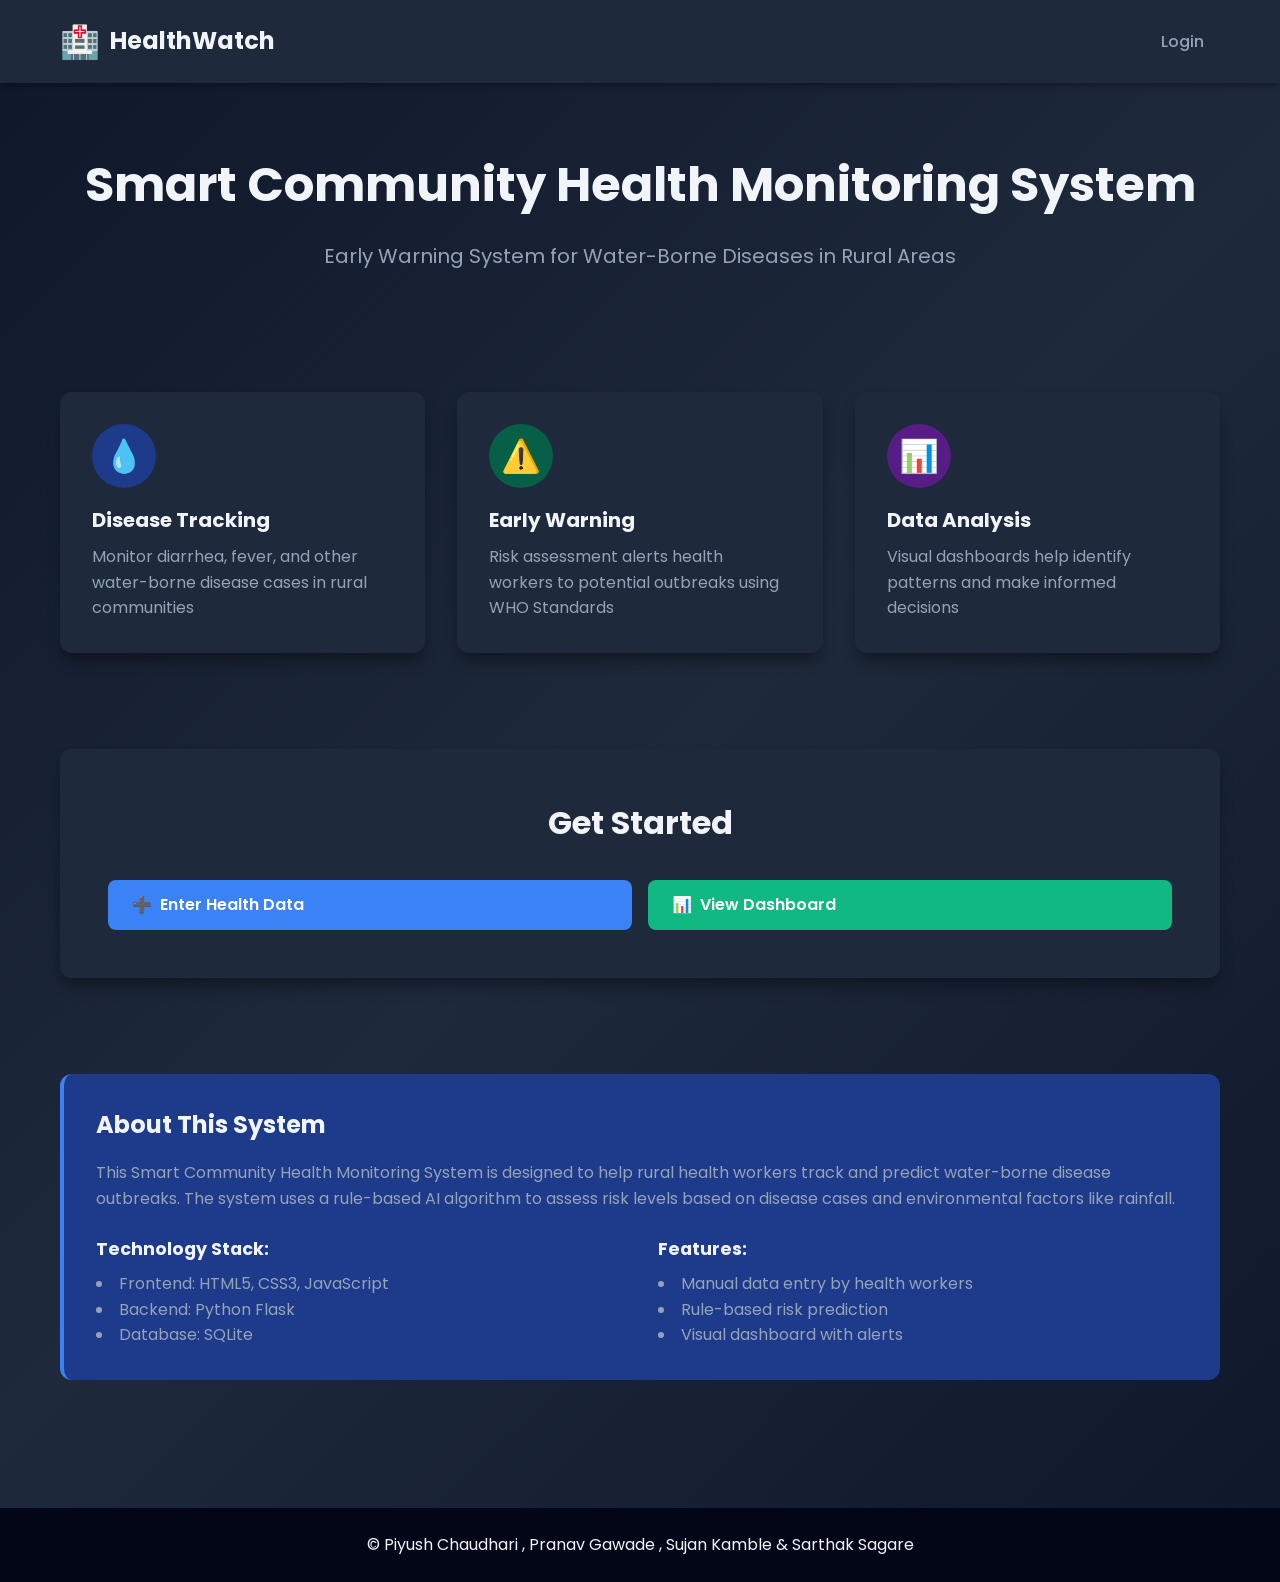
<file: index.html>
<!DOCTYPE html>
<html lang="en">
<head>
    <meta charset="UTF-8">
    <meta name="viewport" content="width=device-width, initial-scale=1.0">
    <title>Smart Health Monitoring System</title>
    <link rel="stylesheet" href="style.css">
    <link href="https://fonts.googleapis.com/css2?family=Poppins:wght@300;400;600;700&display=swap" rel="stylesheet">
</head>
<body>
    <!-- Navigation Bar -->
    <nav class="navbar">
        <div class="container">
            <div class="nav-brand">
                <span class="icon">🏥</span>
                <span class="brand-name">HealthWatch</span>
            </div>
            <div class="nav-links">
                <a href="login.html" class="btn-nav">Login</a>
            </div>
        </div>
    </nav>

    <!-- Hero Section -->
    <section class="hero">
        <div class="container">
            <h1 class="hero-title">Smart Community Health Monitoring System</h1>
            <p class="hero-subtitle">Early Warning System for Water-Borne Diseases in Rural Areas</p>
        </div>
    </section>

    <!-- Features Section -->
    <section class="features">
        <div class="container">
            <div class="feature-grid">
                <div class="feature-card">
                    <div class="feature-icon blue">💧</div>
                    <h3>Disease Tracking</h3>
                    <p>Monitor diarrhea, fever, and other water-borne disease cases in rural communities</p>
                </div>
                <div class="feature-card">
                    <div class="feature-icon green">⚠️</div>
                    <h3>Early Warning</h3>
                    <p>Risk assessment alerts health workers to potential outbreaks using WHO Standards</p>
                </div>
                <div class="feature-card">
                    <div class="feature-icon purple">📊</div>
                    <h3>Data Analysis</h3>
                    <p>Visual dashboards help identify patterns and make informed decisions</p>
                </div>
            </div>
        </div>
    </section>

    <!-- Call to Action -->
    <section class="cta">
        <div class="container">
            <div class="cta-card">
                <h2>Get Started</h2>
                <div class="cta-buttons">
                    <a href="login.html" class="btn btn-primary">
                        <span>➕</span> Enter Health Data
                    </a>
                    <a href="login.html" class="btn btn-success">
                        <span>📊</span> View Dashboard
                    </a>
                </div>
            </div>
        </div>
    </section>

    <!-- About Section -->
    <section class="about">
        <div class="container">
            <div class="about-card">
                <h3>About This System</h3>
                <p>This Smart Community Health Monitoring System is designed to help rural health workers track and predict water-borne disease outbreaks. The system uses a rule-based AI algorithm to assess risk levels based on disease cases and environmental factors like rainfall.</p>
                <div class="about-grid">
                    <div>
                        <h4>Technology Stack:</h4>
                        <ul>
                            <li>Frontend: HTML5, CSS3, JavaScript</li>
                            <li>Backend: Python Flask</li>
                            <li>Database: SQLite</li>
                        </ul>
                    </div>
                    <div>
                        <h4>Features:</h4>
                        <ul>
                            <li>Manual data entry by health workers</li>
                            <li>Rule-based risk prediction</li>
                            <li>Visual dashboard with alerts</li>
                        </ul>
                    </div>
                </div>
            </div>
        </div>
    </section>

    <!-- Footer -->
    <footer class="footer">
        <div class="container">
            <p>&copy; Piyush Chaudhari , Pranav Gawade , Sujan Kamble & Sarthak Sagare</p>
        </div>
    </footer>
</body>
</html>
</file>
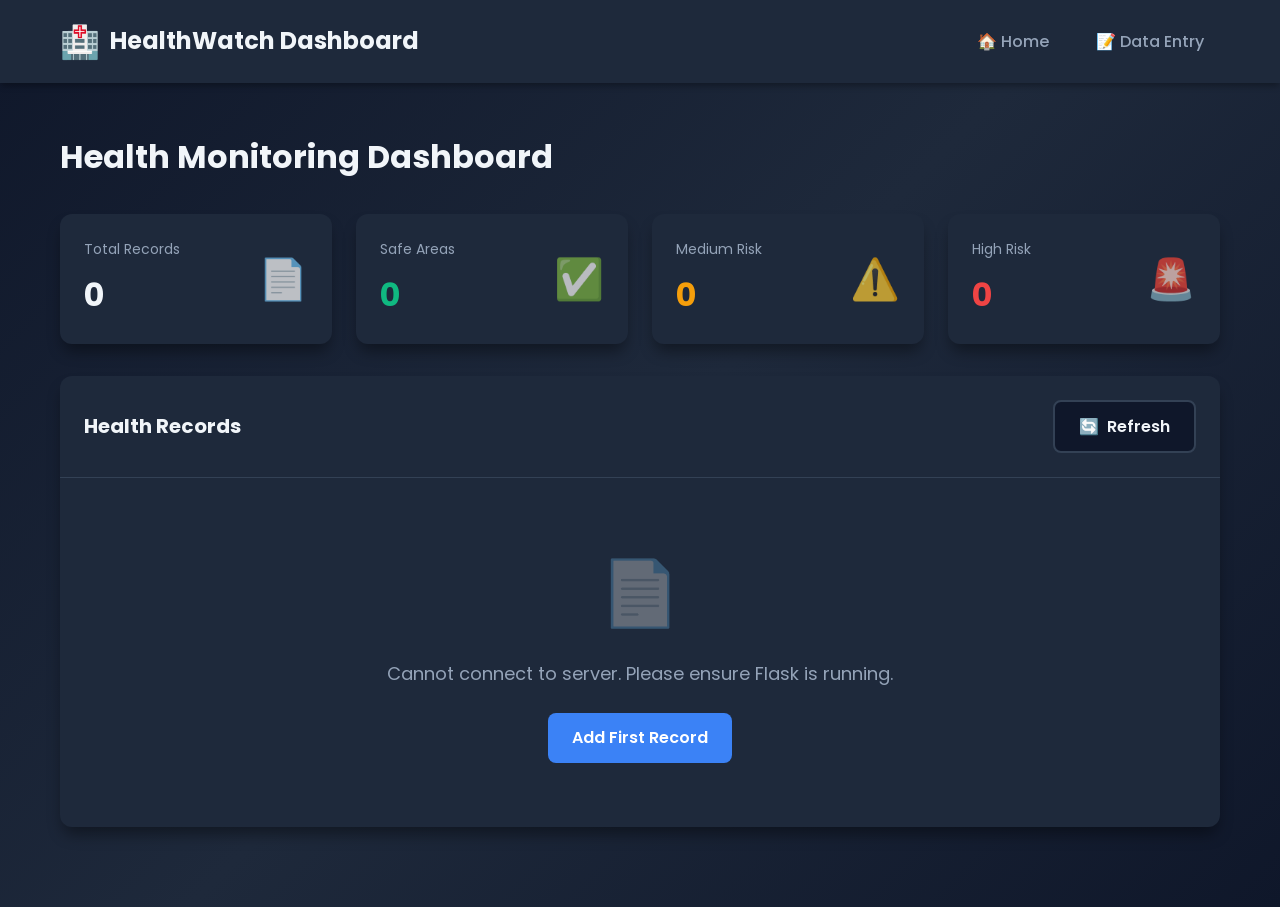
<file: dashboard.html>
<!DOCTYPE html>
<html lang="en">
<head>
    <meta charset="UTF-8">
    <meta name="viewport" content="width=device-width, initial-scale=1.0">
    <title>Dashboard - Health Monitoring System</title>
    <link rel="stylesheet" href="style.css">
    <link href="https://fonts.googleapis.com/css2?family=Poppins:wght@300;400;600;700&display=swap" rel="stylesheet">
</head>
<body>
    <!-- Navigation Bar -->
    <nav class="navbar">
        <div class="container">
            <div class="nav-brand">
                <span class="icon">🏥</span>
                <span class="brand-name">HealthWatch Dashboard</span>
            </div>
            <div class="nav-links">
                <a href="g2_index.html" class="btn-nav">🏠 Home</a>
                <a href="data-entry.html" class="btn-nav">📝 Data Entry</a>
            </div>
        </div>
    </nav>

    <!-- Main Content -->
    <section class="main-section">
        <div class="container">
            <h2 class="page-title">Health Monitoring Dashboard</h2>

            <!-- Statistics Cards -->
            <div class="stats-grid" id="stats-cards">
                <div class="stat-card">
                    <div class="stat-content">
                        <p class="stat-label">Total Records</p>
                        <p class="stat-value" id="total-records">0</p>
                    </div>
                    <div class="stat-icon">📄</div>
                </div>

                <div class="stat-card green">
                    <div class="stat-content">
                        <p class="stat-label">Safe Areas</p>
                        <p class="stat-value" id="safe-areas">0</p>
                    </div>
                    <div class="stat-icon">✅</div>
                </div>

                <div class="stat-card yellow">
                    <div class="stat-content">
                        <p class="stat-label">Medium Risk</p>
                        <p class="stat-value" id="medium-risk">0</p>
                    </div>
                    <div class="stat-icon">⚠️</div>
                </div>

                <div class="stat-card red">
                    <div class="stat-content">
                        <p class="stat-label">High Risk</p>
                        <p class="stat-value" id="high-risk">0</p>
                    </div>
                    <div class="stat-icon">🚨</div>
                </div>
            </div>

            <!-- Data Table -->
            <div class="table-card">
                <div class="table-header">
                    <h3>Health Records</h3>
                    <button onclick="loadData()" class="btn btn-secondary">
                        <span>🔄</span> Refresh
                    </button>
                </div>

                <div id="table-container">
                    <!-- Table will be populated by JavaScript -->
                </div>
            </div>

            <!-- High Risk Alert -->
            <div id="high-risk-alert" class="alert-box" style="display: none;">
                <div class="alert-content">
                    <div class="alert-icon">🚨</div>
                    <div>
                        <h4>High Risk Alert!</h4>
                        <p id="alert-message"></p>
                    </div>
                </div>
            </div>
        </div>
    </section>

    <script src="script.js"></script>
    <script>
        // Load dashboard data when page loads
        window.addEventListener('DOMContentLoaded', loadData);
    </script>
</body>
</html>
</file>
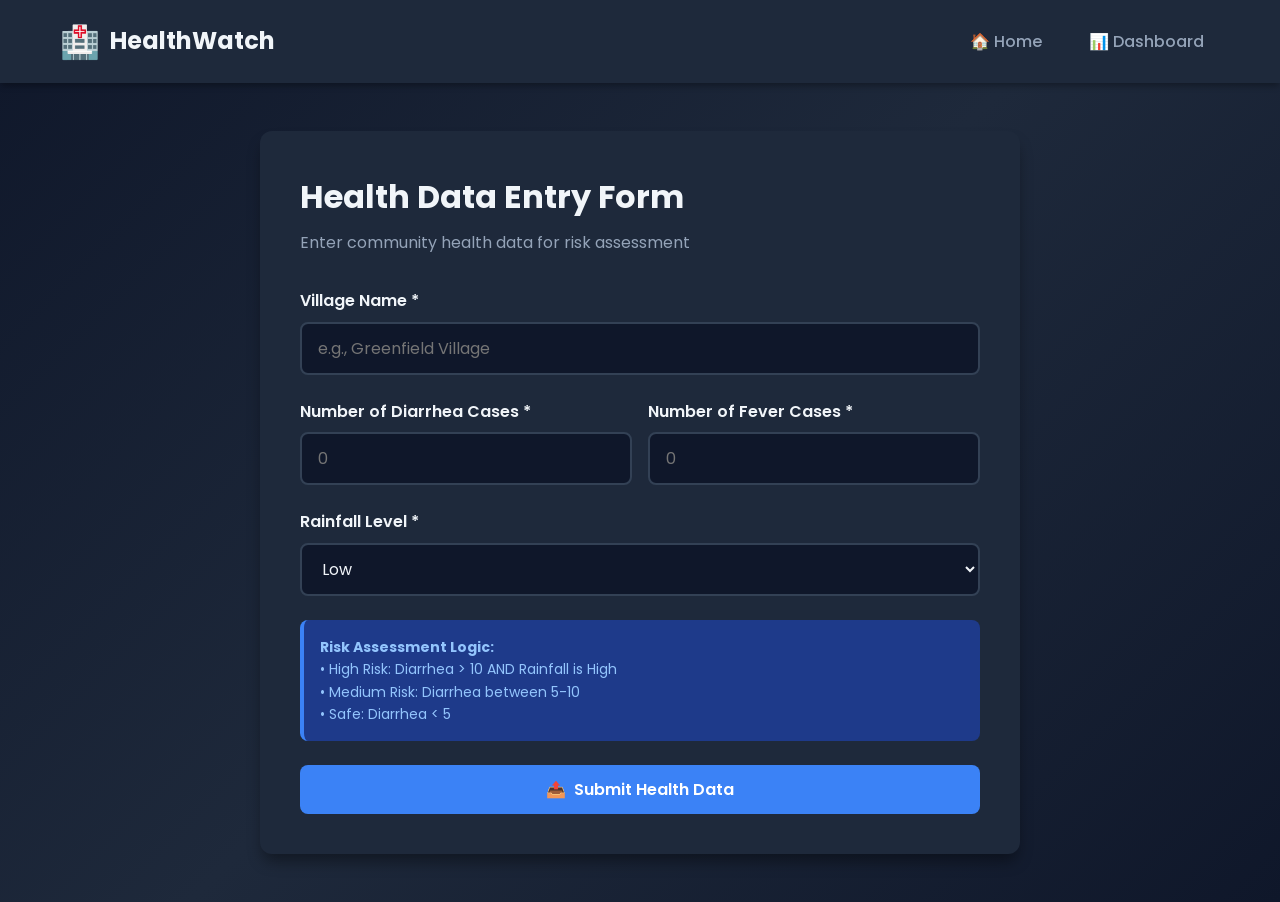
<file: data-entry.html>
<!DOCTYPE html>
<html lang="en">
<head>
    <meta charset="UTF-8">
    <meta name="viewport" content="width=device-width, initial-scale=1.0">
    <title>Data Entry - Health Monitoring System</title>
    <link rel="stylesheet" href="style.css">
    <link href="https://fonts.googleapis.com/css2?family=Poppins:wght@300;400;600;700&display=swap" rel="stylesheet">
</head>
<body>
    <!-- Navigation Bar -->
    <nav class="navbar">
        <div class="container">
            <div class="nav-brand">
                <span class="icon">🏥</span>
                <span class="brand-name">HealthWatch</span>
            </div>
            <div class="nav-links">
                <a href="g2_index.html" class="btn-nav">🏠 Home</a>
                <a href="dashboard.html" class="btn-nav">📊 Dashboard</a>
            </div>
        </div>
    </nav>

    <!-- Main Content -->
    <section class="main-section">
        <div class="container-narrow">
            <div class="form-card">
                <h2>Health Data Entry Form</h2>
                <p class="form-subtitle">Enter community health data for risk assessment</p>

                <!-- Notification Area -->
                <div id="notification" class="notification" style="display: none;"></div>

                <!-- Data Entry Form -->
                <div class="data-form">
                    <div class="form-group">
                        <label>Village Name *</label>
                        <input type="text" id="village" placeholder="e.g., Greenfield Village" required>
                    </div>

                    <div class="form-row">
                        <div class="form-group">
                            <label>Number of Diarrhea Cases *</label>
                            <input type="number" id="diarrhea" placeholder="0" min="0" required>
                        </div>

                        <div class="form-group">
                            <label>Number of Fever Cases *</label>
                            <input type="number" id="fever" placeholder="0" min="0" required>
                        </div>
                    </div>

                    <div class="form-group">
                        <label>Rainfall Level *</label>
                        <select id="rainfall">
                            <option value="Low">Low</option>
                            <option value="Medium">Medium</option>
                            <option value="High">High</option>
                        </select>
                    </div>

                    <div class="info-box">
                        <strong>Risk Assessment Logic:</strong><br>
                        • High Risk: Diarrhea > 10 AND Rainfall is High<br>
                        • Medium Risk: Diarrhea between 5-10<br>
                        • Safe: Diarrhea < 5
                    </div>

                    <button onclick="submitData()" class="btn btn-primary btn-full">
                        <span>📤</span> Submit Health Data
                    </button>
                </div>
            </div>
        </div>
    </section>

    <script src="script.js"></script>
</body>
</html>
</file>
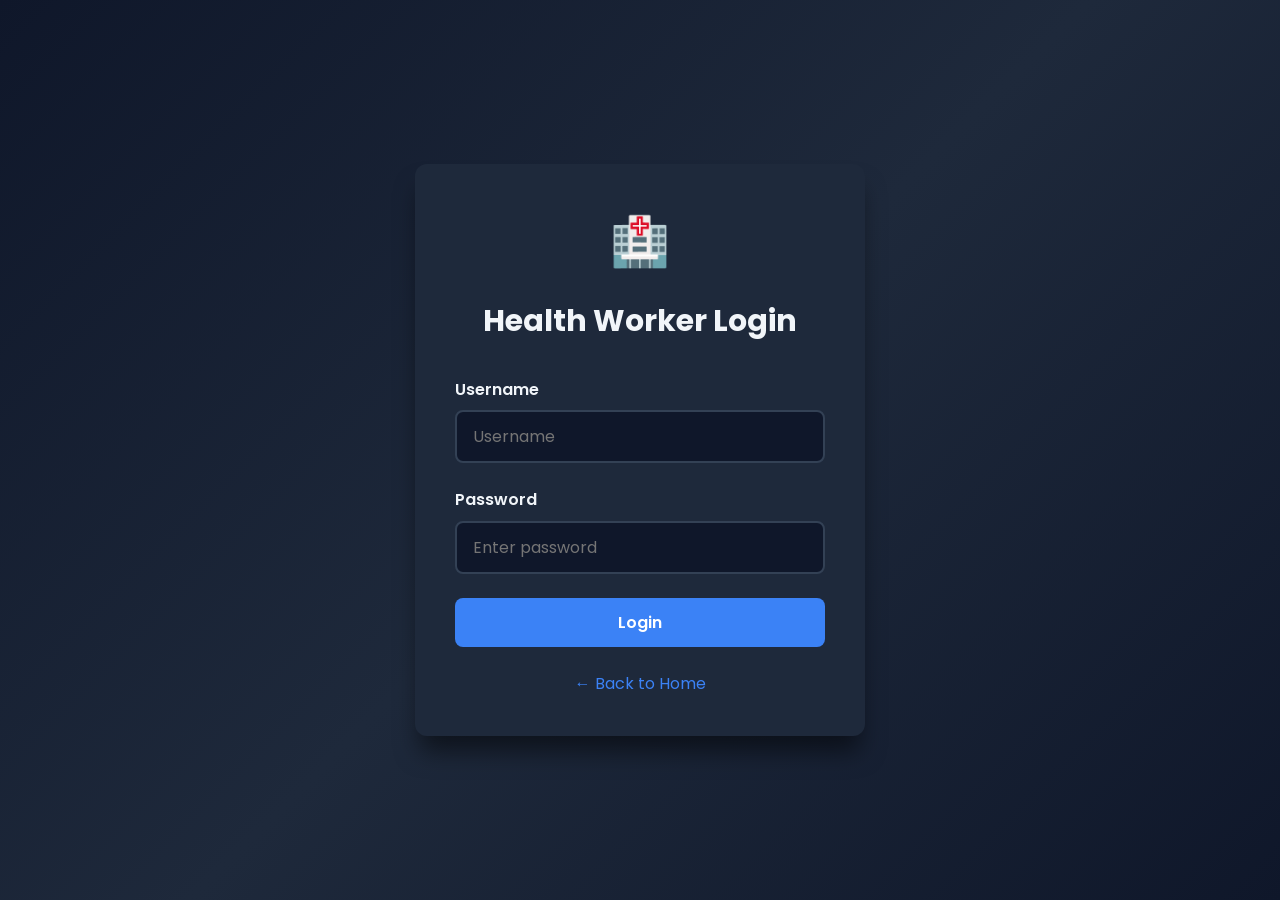
<file: login.html>
<!DOCTYPE html>
<html lang="en">
<head>
    <meta charset="UTF-8">
    <meta name="viewport" content="width=device-width, initial-scale=1.0">
    <title>Login - Health Monitoring System</title>
    <link rel="stylesheet" href="style.css">
    <link href="https://fonts.googleapis.com/css2?family=Poppins:wght@300;400;600;700&display=swap" rel="stylesheet">
</head>
<body class="login-body">
    <div class="login-container">
        <div class="login-card">
            <div class="login-header">
                <div class="login-icon">🏥</div>
                <h2>Health Worker Login</h2>
            
            </div>

            <div class="login-form">
                <div class="form-group">
                    <label>Username</label>
                    <input type="text" id="username" placeholder="Username">
                </div>

                <div class="form-group">
                    <label>Password</label>
                    <input type="password" id="password" placeholder="Enter password">
                </div>

                <button onclick="login()" class="btn btn-primary btn-full">Login</button>
            </div>

            <div class="login-footer">
                <a href="g2_index.html">← Back to Home</a>
            </div>
        </div>
    </div>

<script>
    function login() {
        // Set valid credentials here
        const validUsername = "admin";
        const validPassword = "1122";

        // Get user input
        const username = document.getElementById('username').value.trim();
        const password = document.getElementById('password').value.trim();

        // Authentication check
        if (username === validUsername && password === validPassword) {
            // Successful login
            window.location.href = 'data-entry.html';
        } else {
            // Failed login
            alert("Invalid username or password");
        }
    }
</script>

</body>
</html>
</file>
<file: style.css>
/* ===========================
   GLOBAL STYLES & VARIABLES
   =========================== */
* {
    margin: 0;
    padding: 0;
    box-sizing: border-box;
}

:root {
    --primary-blue: #3b82f6;
    --primary-green: #10b981;
    --danger-red: #ef4444;
    --warning-yellow: #f59e0b;
    --bg-dark: #0f172a;
    --bg-darker: #020617;
    --card-bg: #1e293b;
    --text-light: #f1f5f9;
    --text-gray: #94a3b8;
    --border-color: #334155;
    --white: #ffffff;
    --shadow: 0 4px 6px -1px rgba(0, 0, 0, 0.3);
    --shadow-lg: 0 10px 15px -3px rgba(0, 0, 0, 0.4);
}

body {
    font-family: 'Poppins', sans-serif;
    background: linear-gradient(135deg, #0f172a 0%, #1e293b 50%, #0f172a 100%);
    color: var(--text-light);
    line-height: 1.6;
    min-height: 100vh;
}

.container {
    max-width: 1200px;
    margin: 0 auto;
    padding: 0 20px;
}

.container-narrow {
    max-width: 800px;
    margin: 0 auto;
    padding: 0 20px;
}

/* ===========================
   NAVIGATION BAR
   =========================== */
.navbar {
    background: var(--card-bg);
    box-shadow: var(--shadow);
    padding: 1rem 0;
    position: sticky;
    top: 0;
    z-index: 100;
}

.navbar .container {
    display: flex;
    justify-content: space-between;
    align-items: center;
}

.nav-brand {
    display: flex;
    align-items: center;
    gap: 10px;
    font-size: 1.5rem;
    font-weight: 700;
    color: var(--text-light);
}

.nav-brand .icon {
    font-size: 2rem;
}

.nav-links {
    display: flex;
    gap: 15px;
}

.btn-nav {
    padding: 0.5rem 1rem;
    color: var(--text-gray);
    text-decoration: none;
    border-radius: 8px;
    transition: all 0.3s;
    font-weight: 500;
}

.btn-nav:hover {
    background: var(--bg-dark);
    color: var(--primary-blue);
}

/* ===========================
   BUTTONS
   =========================== */
.btn {
    padding: 0.75rem 1.5rem;
    border: none;
    border-radius: 8px;
    font-size: 1rem;
    font-weight: 600;
    cursor: pointer;
    transition: all 0.3s;
    text-decoration: none;
    display: inline-flex;
    align-items: center;
    gap: 8px;
    font-family: 'Poppins', sans-serif;
}

.btn-primary {
    background: var(--primary-blue);
    color: var(--white);
}

.btn-primary:hover {
    background: #2563eb;
    transform: translateY(-2px);
    box-shadow: var(--shadow-lg);
}

.btn-success {
    background: var(--primary-green);
    color: var(--white);
}

.btn-success:hover {
    background: #059669;
    transform: translateY(-2px);
    box-shadow: var(--shadow-lg);
}

.btn-secondary {
    background: var(--bg-dark);
    color: var(--text-light);
    border: 2px solid var(--border-color);
}

.btn-secondary:hover {
    background: var(--card-bg);
    border-color: var(--primary-blue);
}

.btn-full {
    width: 100%;
    justify-content: center;
}

/* ===========================
   HERO SECTION
   =========================== */
.hero {
    text-align: center;
    padding: 4rem 0;
}

.hero-title {
    font-size: 3rem;
    font-weight: 700;
    margin-bottom: 1rem;
    color: var(--text-light);
}

.hero-subtitle {
    font-size: 1.25rem;
    color: var(--text-gray);
    margin-bottom: 0.5rem;
}

.hero-meta {
    font-size: 0.875rem;
    color: var(--text-gray);
}

/* ===========================
   FEATURES SECTION
   =========================== */
.features {
    padding: 3rem 0;
}

.feature-grid {
    display: grid;
    grid-template-columns: repeat(auto-fit, minmax(300px, 1fr));
    gap: 2rem;
}

.feature-card {
    background: var(--card-bg);
    padding: 2rem;
    border-radius: 12px;
    box-shadow: var(--shadow-lg);
    transition: all 0.3s;
}

.feature-card:hover {
    transform: translateY(-5px);
    box-shadow: 0 20px 25px -5px rgba(0, 0, 0, 0.5);
}

.feature-icon {
    width: 64px;
    height: 64px;
    border-radius: 50%;
    display: flex;
    align-items: center;
    justify-content: center;
    font-size: 2rem;
    margin-bottom: 1rem;
}

.feature-icon.blue {
    background: #1e3a8a;
}

.feature-icon.green {
    background: #065f46;
}

.feature-icon.purple {
    background: #581c87;
}

.feature-card h3 {
    font-size: 1.25rem;
    margin-bottom: 0.5rem;
}

.feature-card p {
    color: var(--text-gray);
}

/* ===========================
   CTA SECTION
   =========================== */
.cta {
    padding: 3rem 0;
}

.cta-card {
    background: var(--card-bg);
    padding: 3rem;
    border-radius: 12px;
    box-shadow: var(--shadow-lg);
    text-align: center;
}

.cta-card h2 {
    font-size: 2rem;
    margin-bottom: 2rem;
}

.cta-buttons {
    display: grid;
    grid-template-columns: repeat(auto-fit, minmax(250px, 1fr));
    gap: 1rem;
}

/* ===========================
   ABOUT SECTION
   =========================== */
.about {
    padding: 3rem 0 5rem 0;
}

.about-card {
    background: #1e3a8a;
    padding: 2rem;
    border-radius: 12px;
    border-left: 4px solid var(--primary-blue);
}

.about-card h3 {
    font-size: 1.5rem;
    margin-bottom: 1rem;
}

.about-card p {
    color: var(--text-gray);
    margin-bottom: 1.5rem;
}

.about-grid {
    display: grid;
    grid-template-columns: repeat(auto-fit, minmax(250px, 1fr));
    gap: 2rem;
}

.about-grid h4 {
    font-size: 1.1rem;
    margin-bottom: 0.5rem;
}

.about-grid ul {
    list-style-position: inside;
    color: var(--text-gray);
}

/* ===========================
   LOGIN PAGE
   =========================== */
.login-body {
    display: flex;
    align-items: center;
    justify-content: center;
    min-height: 100vh;
    padding: 20px;
}

.login-container {
    width: 100%;
    max-width: 450px;
}

.login-card {
    background: var(--card-bg);
    padding: 2.5rem;
    border-radius: 12px;
    box-shadow: 0 20px 25px -5px rgba(0, 0, 0, 0.5);
}

.login-header {
    text-align: center;
    margin-bottom: 2rem;
}

.login-icon {
    font-size: 3rem;
    margin-bottom: 1rem;
}

.login-header h2 {
    font-size: 1.875rem;
    margin-bottom: 0.5rem;
}

.login-header p {
    color: var(--text-gray);
}

.login-form {
    margin-bottom: 1.5rem;
}

.login-footer {
    text-align: center;
}

.login-footer a {
    color: var(--primary-blue);
    text-decoration: none;
}

.login-footer a:hover {
    text-decoration: underline;
}

/* ===========================
   FORMS
   =========================== */
.main-section {
    padding: 3rem 0;
}

.form-card {
    background: var(--card-bg);
    padding: 2.5rem;
    border-radius: 12px;
    box-shadow: var(--shadow-lg);
}

.form-card h2 {
    font-size: 2rem;
    margin-bottom: 0.5rem;
}

.form-subtitle {
    color: var(--text-gray);
    margin-bottom: 2rem;
}

.data-form {
    margin-top: 1.5rem;
}

.form-group {
    margin-bottom: 1.5rem;
}

.form-group label {
    display: block;
    font-weight: 600;
    margin-bottom: 0.5rem;
    color: var(--text-light);
}

.form-group input,
.form-group select {
    width: 100%;
    padding: 0.75rem 1rem;
    border: 2px solid var(--border-color);
    border-radius: 8px;
    font-size: 1rem;
    font-family: 'Poppins', sans-serif;
    transition: border-color 0.3s;
    background: var(--bg-dark);
    color: var(--text-light);
}

.form-group input:focus,
.form-group select:focus {
    outline: none;
    border-color: var(--primary-blue);
}

.form-row {
    display: grid;
    grid-template-columns: repeat(auto-fit, minmax(200px, 1fr));
    gap: 1rem;
}

.info-box {
    background: #1e3a8a;
    border-left: 4px solid var(--primary-blue);
    padding: 1rem;
    border-radius: 8px;
    margin-bottom: 1.5rem;
    font-size: 0.875rem;
    color: #93c5fd;
}

/* ===========================
   NOTIFICATIONS
   =========================== */
.notification {
    padding: 1rem;
    border-radius: 8px;
    margin-bottom: 1.5rem;
    font-weight: 500;
}

.notification.success {
    background: #065f46;
    color: #6ee7b7;
    border-left: 4px solid var(--primary-green);
}

.notification.error {
    background: #7f1d1d;
    color: #fca5a5;
    border-left: 4px solid var(--danger-red);
}

/* ===========================
   DASHBOARD
   =========================== */
.page-title {
    font-size: 2rem;
    margin-bottom: 2rem;
}

.stats-grid {
    display: grid;
    grid-template-columns: repeat(auto-fit, minmax(250px, 1fr));
    gap: 1.5rem;
    margin-bottom: 2rem;
}

.stat-card {
    background: var(--card-bg);
    padding: 1.5rem;
    border-radius: 12px;
    box-shadow: var(--shadow-lg);
    display: flex;
    justify-content: space-between;
    align-items: center;
}

.stat-content .stat-label {
    color: var(--text-gray);
    font-size: 0.875rem;
    margin-bottom: 0.5rem;
}

.stat-content .stat-value {
    font-size: 2rem;
    font-weight: 700;
    color: var(--text-light);
}

.stat-card.green .stat-value {
    color: var(--primary-green);
}

.stat-card.yellow .stat-value {
    color: var(--warning-yellow);
}

.stat-card.red .stat-value {
    color: var(--danger-red);
}

.stat-icon {
    font-size: 2.5rem;
    opacity: 0.7;
}

/* ===========================
   TABLE
   =========================== */
.table-card {
    background: var(--card-bg);
    border-radius: 12px;
    box-shadow: var(--shadow-lg);
    overflow: hidden;
    margin-bottom: 2rem;
}

.table-header {
    padding: 1.5rem;
    border-bottom: 1px solid var(--border-color);
    display: flex;
    justify-content: space-between;
    align-items: center;
}

.table-header h3 {
    font-size: 1.25rem;
}

.data-table {
    width: 100%;
    border-collapse: collapse;
}

.data-table thead {
    background: var(--bg-dark);
}

.data-table th {
    padding: 1rem;
    text-align: left;
    font-size: 0.75rem;
    font-weight: 600;
    text-transform: uppercase;
    color: var(--text-gray);
}

.data-table td {
    padding: 1rem;
    border-top: 1px solid var(--border-color);
}

.data-table tbody tr:hover {
    background: var(--bg-dark);
}

.risk-badge {
    padding: 0.375rem 0.75rem;
    border-radius: 9999px;
    font-size: 0.875rem;
    font-weight: 600;
    display: inline-block;
}

.risk-badge.safe {
    background: #065f46;
    color: #6ee7b7;
}

.risk-badge.medium {
    background: #78350f;
    color: #fcd34d;
}

.risk-badge.high {
    background: #7f1d1d;
    color: #fca5a5;
}

.empty-state {
    text-align: center;
    padding: 4rem 2rem;
}

.empty-state .empty-icon {
    font-size: 4rem;
    margin-bottom: 1rem;
    opacity: 0.3;
}

.empty-state p {
    color: var(--text-gray);
    font-size: 1.125rem;
    margin-bottom: 1.5rem;
}

/* ===========================
   ALERTS
   =========================== */
.alert-box {
    background: #7f1d1d;
    border-left: 4px solid var(--danger-red);
    border-radius: 8px;
    padding: 1.5rem;
    margin-top: 2rem;
}

.alert-content {
    display: flex;
    align-items: flex-start;
    gap: 1rem;
}

.alert-icon {
    font-size: 2rem;
    flex-shrink: 0;
}

.alert-box h4 {
    color: #fca5a5;
    font-size: 1.125rem;
    margin-bottom: 0.5rem;
}

.alert-box p {
    color: #fecaca;
}

/* ===========================
   FOOTER
   =========================== */
.footer {
    background: #020617;
    color: var(--text-light);
    padding: 1.5rem 0;
    text-align: center;
    margin-top: 3rem;
}

/* ===========================
   RESPONSIVE DESIGN
   =========================== */
@media (max-width: 768px) {
    .hero-title {
        font-size: 2rem;
    }

    .hero-subtitle {
        font-size: 1rem;
    }

    .feature-grid,
    .stats-grid {
        grid-template-columns: 1fr;
    }

    .cta-buttons {
        grid-template-columns: 1fr;
    }

    .form-row {
        grid-template-columns: 1fr;
    }

    .nav-brand .brand-name {
        font-size: 1.2rem;
    }

    .table-card {
        overflow-x: auto;
    }
}
</file>
